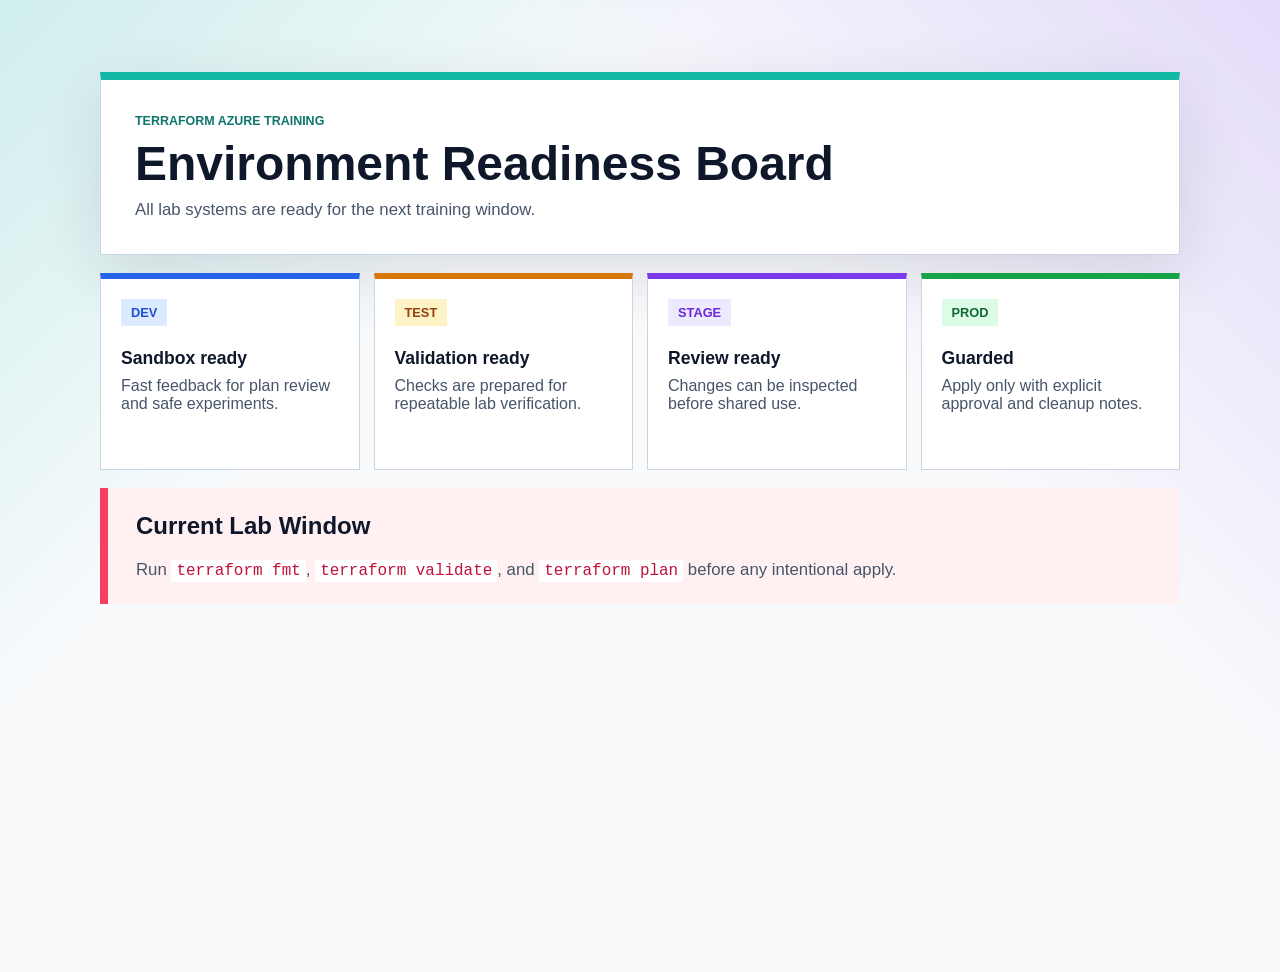
<file: lessons/31-azure-storage-static-assets-lab-new-site-content/site/index.html>
<!doctype html>
<html lang="en">
<head>
  <meta charset="utf-8">
  <meta name="viewport" content="width=device-width, initial-scale=1">
  <title>Environment Readiness Board</title>
  <link rel="stylesheet" href="style.css">
</head>
<body>
  <main class="shell">
    <header class="hero">
      <p class="eyebrow">Terraform Azure training</p>
      <h1>Environment Readiness Board</h1>
      <p>All lab systems are ready for the next training window.</p>
    </header>

    <section class="status-grid" aria-label="Environment readiness">
      <article class="env-card dev">
        <span>dev</span>
        <strong>Sandbox ready</strong>
        <p>Fast feedback for plan review and safe experiments.</p>
      </article>
      <article class="env-card test">
        <span>test</span>
        <strong>Validation ready</strong>
        <p>Checks are prepared for repeatable lab verification.</p>
      </article>
      <article class="env-card stage">
        <span>stage</span>
        <strong>Review ready</strong>
        <p>Changes can be inspected before shared use.</p>
      </article>
      <article class="env-card prod">
        <span>prod</span>
        <strong>Guarded</strong>
        <p>Apply only with explicit approval and cleanup notes.</p>
      </article>
    </section>

    <section class="notice">
      <h2>Current Lab Window</h2>
      <p>Run <code>terraform fmt</code>, <code>terraform validate</code>, and <code>terraform plan</code> before any intentional apply.</p>
    </section>
  </main>
</body>
</html>
</file>
<file: lessons/31-azure-storage-static-assets-lab-new-site-content/site/style.css>
body {
  margin: 0;
  min-height: 100vh;
  font-family: Arial, sans-serif;
  background:
    linear-gradient(135deg, rgba(20, 184, 166, .18), transparent 32%),
    linear-gradient(225deg, rgba(124, 58, 237, .16), transparent 34%),
    #f8fafc;
  color: #0f172a;
}

.shell {
  width: min(1080px, calc(100% - 32px));
  margin: 8vh auto;
}

.hero {
  padding: 34px;
  border: 1px solid #cbd5e1;
  border-top: 8px solid #14b8a6;
  background: #ffffff;
  box-shadow: 0 20px 60px rgba(15, 23, 42, .12);
}

.eyebrow {
  margin: 0 0 12px;
  font-size: .78rem;
  font-weight: 700;
  letter-spacing: 0;
  text-transform: uppercase;
  color: #0f766e;
}

h1,
h2,
p {
  margin-top: 0;
}

h1 {
  margin-bottom: 12px;
  font-size: 3rem;
  line-height: 1;
}

.hero p:last-child,
.notice p {
  margin-bottom: 0;
  color: #475569;
  font-size: 1.05rem;
}

.status-grid {
  display: grid;
  grid-template-columns: repeat(4, minmax(0, 1fr));
  gap: 14px;
  margin: 18px 0;
}

.env-card {
  min-height: 150px;
  padding: 20px;
  border: 1px solid #cbd5e1;
  background: #ffffff;
}

.env-card span {
  display: inline-block;
  margin-bottom: 22px;
  padding: 6px 10px;
  font-size: .8rem;
  font-weight: 700;
  text-transform: uppercase;
}

.env-card strong {
  display: block;
  margin-bottom: 8px;
  font-size: 1.1rem;
}

.env-card p {
  margin-bottom: 0;
  color: #475569;
}

code {
  padding: 2px 5px;
  background: #ffffff;
  color: #be123c;
  font-size: .95em;
}

a {
  color: #0f766e;
  font-weight: 700;
}

.dev {
  border-top: 6px solid #2563eb;
}

.dev span {
  background: #dbeafe;
  color: #1d4ed8;
}

.test {
  border-top: 6px solid #d97706;
}

.test span {
  background: #fef3c7;
  color: #92400e;
}

.stage {
  border-top: 6px solid #7c3aed;
}

.stage span {
  background: #ede9fe;
  color: #6d28d9;
}

.prod {
  border-top: 6px solid #16a34a;
}

.prod span {
  background: #dcfce7;
  color: #166534;
}

.notice {
  padding: 24px 28px;
  border-left: 8px solid #f43f5e;
  background: #fff1f2;
}

@media (max-width: 760px) {
  .shell {
    margin: 24px auto;
  }

  .hero {
    padding: 26px;
  }

  h1 {
    font-size: 2.15rem;
  }

  .status-grid {
    grid-template-columns: 1fr;
  }
}
</file>
